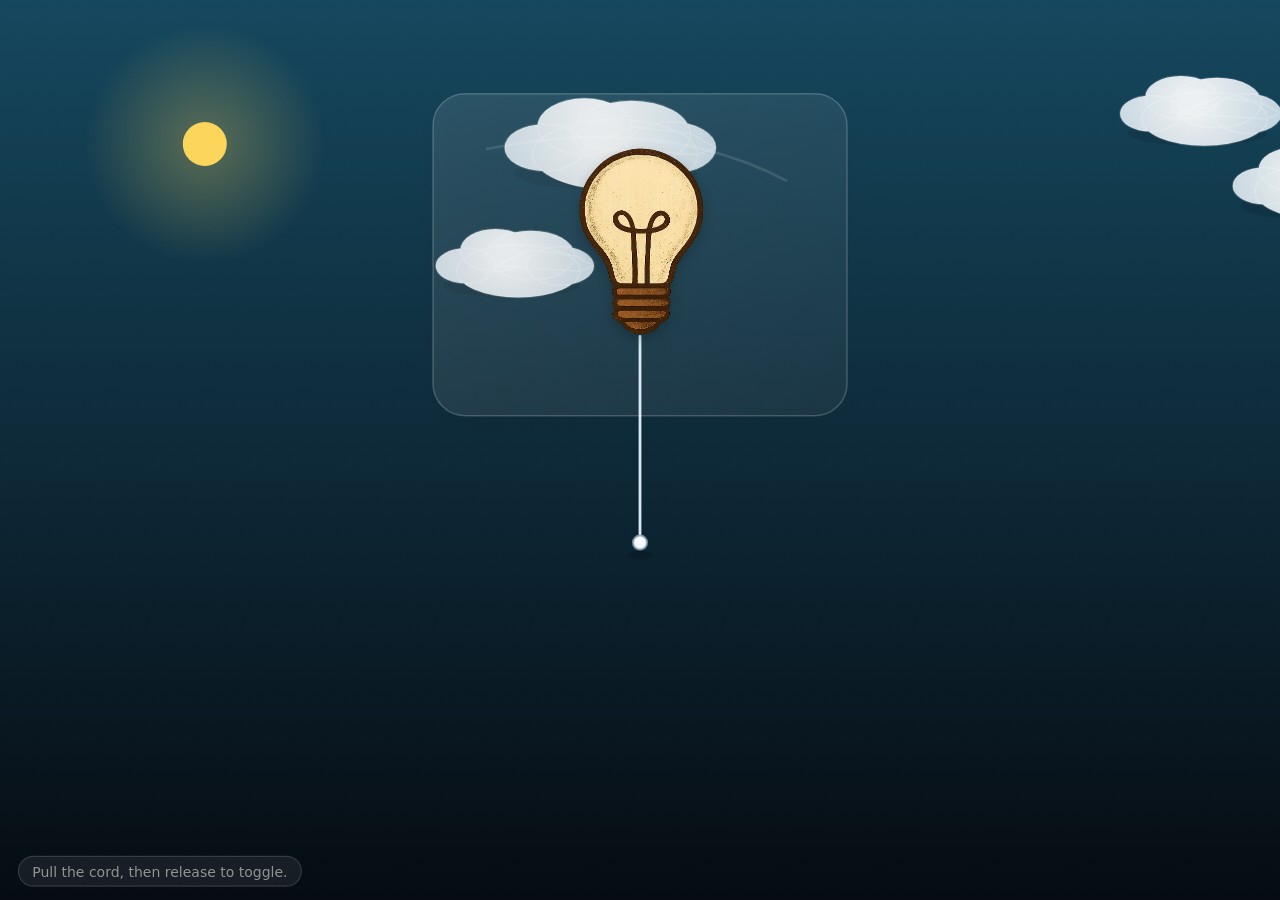
<file: index.html>
<!DOCTYPE html>
<html lang="en">

<head>
  <meta charset="UTF-8" />
  <meta name="viewport" content="width=device-width,initial-scale=1,viewport-fit=cover" />
  <title>GlowPull</title>
  <link rel="stylesheet" href="styles.css">
</head>

<body>
  <canvas id="c"></canvas>


  <script src="js.js"></script>
</body>

</html>
</file>
<file: styles.css>
html,
body {
    margin: 0;
    height: 100%;
    overflow: hidden;
    background: #060c12;
}

canvas {
    display: block;
    width: 100%;
    height: 100%;
    touch-action: none;
    cursor: default;
    /* will be updated on hover */
}
</file>
